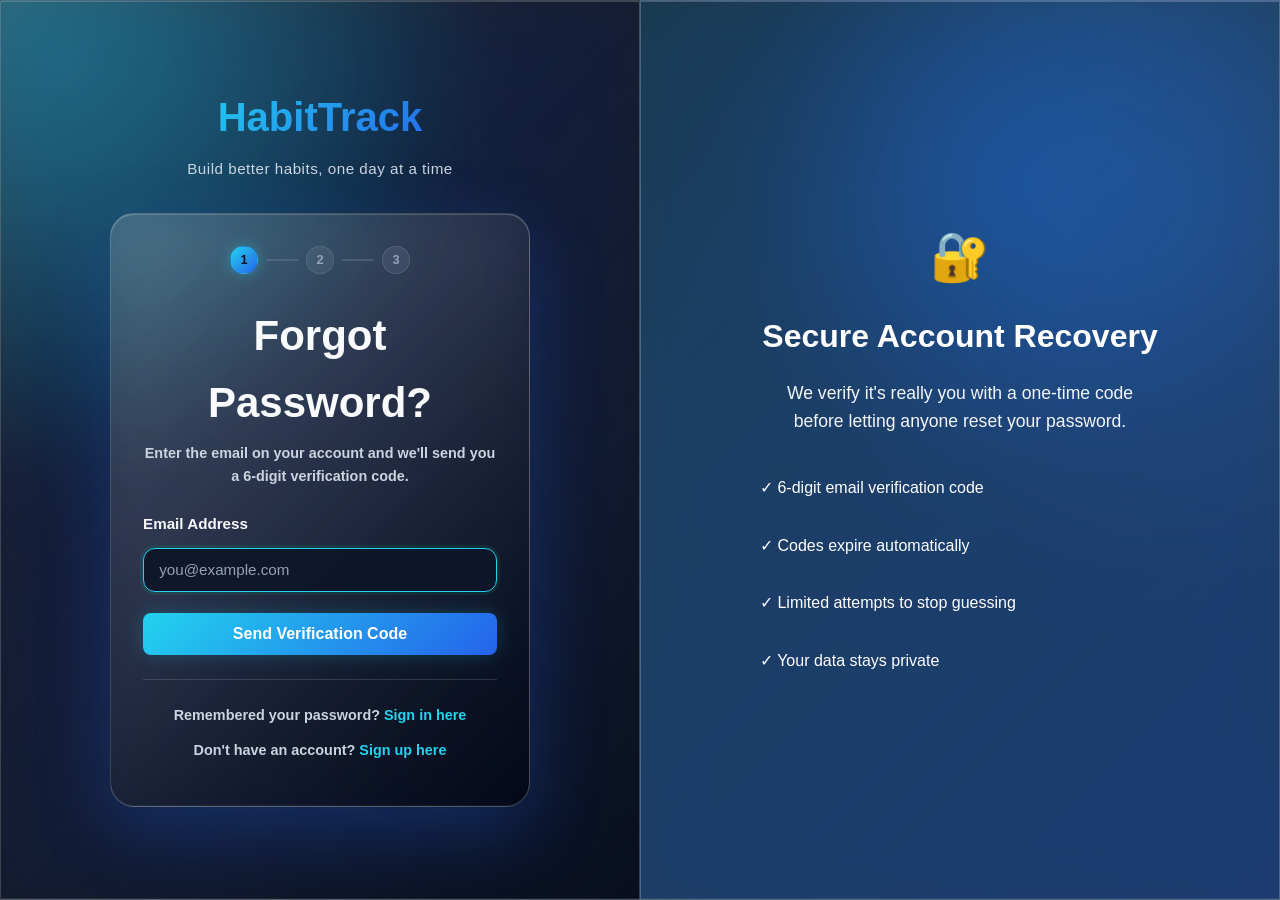
<file: frontend/forgot-password.html>
<!DOCTYPE html>
<html lang="en">
<head>
    <meta charset="UTF-8">
    <meta name="viewport" content="width=device-width, initial-scale=1.0">
    <title>Forgot Password - HabitTrack</title>
    <link rel="stylesheet" href="styles-auth.css">
</head>
<body>
    <div class="auth-container">
        <div class="auth-wrapper">
            <div class="logo-section">
                <h1>HabitTrack</h1>
                <p>Build better habits, one day at a time</p>
            </div>

            <div class="auth-form-container">
                <div class="step-indicator" id="step-indicator">
                    <div class="step-dot active" data-step="1">1</div>
                    <div class="step-line" data-line="1"></div>
                    <div class="step-dot" data-step="2">2</div>
                    <div class="step-line" data-line="2"></div>
                    <div class="step-dot" data-step="3">3</div>
                </div>

                <div id="alert-container"></div>

                <!-- Step 1: Enter email -->
                <section class="auth-step active" id="step-1">
                    <h2 class="step-heading">Forgot Password?</h2>
                    <p class="step-description">Enter the email on your account and we'll send you a 6-digit verification code.</p>

                    <form id="request-otp-form" class="auth-form">
                        <div class="form-group">
                            <label for="email">Email Address</label>
                            <input type="email" id="email" name="email" placeholder="you@example.com" required autofocus>
                        </div>
                        <button type="submit" class="btn btn-primary btn-block">Send Verification Code</button>
                    </form>
                </section>

                <!-- Step 2: Enter OTP -->
                <section class="auth-step" id="step-2">
                    <button type="button" class="btn-link-back" id="back-to-step-1">&larr; Back</button>
                    <h2 class="step-heading">Enter Verification Code</h2>
                    <p class="step-description">We sent a 6-digit code to <strong id="otp-email-display"></strong></p>

                    <form id="verify-otp-form" class="auth-form">
                        <div class="otp-input-group" id="otp-input-group">
                            <input type="text" inputmode="numeric" pattern="[0-9]*" maxlength="1" class="otp-box" data-index="0" autocomplete="one-time-code">
                            <input type="text" inputmode="numeric" pattern="[0-9]*" maxlength="1" class="otp-box" data-index="1">
                            <input type="text" inputmode="numeric" pattern="[0-9]*" maxlength="1" class="otp-box" data-index="2">
                            <input type="text" inputmode="numeric" pattern="[0-9]*" maxlength="1" class="otp-box" data-index="3">
                            <input type="text" inputmode="numeric" pattern="[0-9]*" maxlength="1" class="otp-box" data-index="4">
                            <input type="text" inputmode="numeric" pattern="[0-9]*" maxlength="1" class="otp-box" data-index="5">
                        </div>
                        <div class="otp-meta">
                            <span>Code expires in <span class="otp-timer" id="otp-timer">10:00</span></span>
                            <button type="button" class="resend-link" id="resend-otp-btn" disabled>Resend code</button>
                        </div>
                        <button type="submit" class="btn btn-primary btn-block">Verify Code</button>
                    </form>
                </section>

                <!-- Step 3: New password -->
                <section class="auth-step" id="step-3">
                    <h2 class="step-heading">Set New Password</h2>
                    <p class="step-description">Choose a strong password for your account.</p>

                    <form id="reset-password-form" class="auth-form">
                        <div class="form-group">
                            <label for="new-password">New Password</label>
                            <input type="password" id="new-password" name="new-password" placeholder="At least 8 characters" required minlength="8">
                            <div class="password-strength" id="password-strength">
                                <span></span><span></span><span></span><span></span>
                            </div>
                            <small>Use 8+ characters with a mix of letters, numbers &amp; symbols.</small>
                        </div>

                        <div class="form-group">
                            <label for="confirm-new-password">Confirm New Password</label>
                            <input type="password" id="confirm-new-password" name="confirm-new-password" placeholder="Re-enter your password" required minlength="8">
                        </div>

                        <button type="submit" class="btn btn-primary btn-block">Reset Password</button>
                    </form>
                </section>

                <!-- Step 4: Success -->
                <section class="auth-step" id="step-4">
                    <div class="success-check">&#10003;</div>
                    <h2 class="step-heading" style="text-align:center;">Password Reset!</h2>
                    <p class="step-description">Your password has been updated successfully. You can now sign in with your new password.</p>
                    <a href="login.html" class="btn btn-primary btn-block" style="text-decoration:none;">Go to Sign In</a>
                </section>

                <div class="auth-footer" id="auth-footer">
                    <p>Remembered your password? <a href="login.html" class="link">Sign in here</a></p>
                    <p>Don't have an account? <a href="register.html" class="link">Sign up here</a></p>
                </div>
            </div>
        </div>

        <div class="auth-illustration">
            <div class="illustration-content">
                <h3>🔐</h3>
                <h3>Secure Account Recovery</h3>
                <p>We verify it's really you with a one-time code before letting anyone reset your password.</p>
                <div class="feature-list">
                    <div class="feature-item">✓ 6-digit email verification code</div>
                    <div class="feature-item">✓ Codes expire automatically</div>
                    <div class="feature-item">✓ Limited attempts to stop guessing</div>
                    <div class="feature-item">✓ Your data stays private</div>
                </div>
            </div>
        </div>
    </div>

    <script src="js/forgot-password.js"></script>
</body>
</html>
</file>
<file: frontend/styles-auth.css>
* {
    margin: 0;
    padding: 0;
    box-sizing: border-box;
}

:root {
    --primary-color: #22d3ee;
    --primary-dark: #2563eb;
    --secondary-color: #60a5fa;
    --bg-light: #020617;
    --text-primary: #f8fafc;
    --text-secondary: #cbd5e1;
    --text-muted: #94a3b8;
    --border-color: rgba(148, 163, 184, 0.24);
    --glass-border: rgba(255, 255, 255, 0.22);
    --glass-highlight: rgba(255, 255, 255, 0.16);
    --success: #34d399;
    --error: #fb7185;
    --shadow: 0 16px 48px rgba(2, 6, 23, 0.38);
    --shadow-lg: 0 24px 72px rgba(37, 99, 235, 0.28);
    --transition: all 0.3s cubic-bezier(0.4, 0, 0.2, 1);
}

html {
    scroll-behavior: smooth;
}

body {
    font-family: -apple-system, BlinkMacSystemFont, 'Segoe UI', Roboto, 'Helvetica Neue', Arial, sans-serif;
    background:
        radial-gradient(circle at top left, rgba(34, 211, 238, 0.28), transparent 30%),
        radial-gradient(circle at 80% 20%, rgba(37, 99, 235, 0.22), transparent 24%),
        linear-gradient(135deg, #020617 0%, #0f172a 50%, #111827 100%);
    color: var(--text-primary);
    line-height: 1.6;
    min-height: 100vh;
    position: relative;
    overflow-x: hidden;
}

body::before {
    content: '';
    position: fixed;
    inset: -20%;
    pointer-events: none;
    background: radial-gradient(circle at 20% 20%, rgba(34, 211, 238, 0.16), transparent 24%),
                radial-gradient(circle at 80% 30%, rgba(96, 165, 250, 0.16), transparent 24%);
    filter: blur(70px);
    z-index: -1;
    animation: drift 14s ease-in-out infinite alternate;
}

.auth-container {
    display: flex;
    min-height: 100vh;
    background: transparent;
}

.auth-wrapper {
    flex: 1;
    display: flex;
    flex-direction: column;
    justify-content: center;
    align-items: center;
    padding: 2rem;
    position: relative;
    isolation: isolate;
    overflow: hidden;
    background: linear-gradient(135deg, rgba(255, 255, 255, 0.14), rgba(255, 255, 255, 0.06) 42%, rgba(7, 12, 24, 0.72) 100%);
    border: 1px solid var(--glass-border);
    backdrop-filter: blur(28px) saturate(160%);
    -webkit-backdrop-filter: blur(28px) saturate(160%);
    box-shadow: inset 0 1px 0 rgba(255,255,255,0.18), inset 0 -1px 0 rgba(255,255,255,0.06);
    border-right: 1px solid rgba(255, 255, 255, 0.14);
}

.auth-illustration {
    flex: 1;
    display: flex;
    align-items: center;
    justify-content: center;
    padding: 2rem;
    position: relative;
    isolation: isolate;
    overflow: hidden;
    background: linear-gradient(135deg, rgba(103, 232, 249, 0.20) 0%, rgba(59, 130, 246, 0.34) 100%);
    border: 1px solid var(--glass-border);
    box-shadow: inset 0 1px 0 rgba(255,255,255,0.18), inset 0 -1px 0 rgba(255,255,255,0.06);
    color: white;
    backdrop-filter: blur(24px) saturate(160%);
    -webkit-backdrop-filter: blur(24px) saturate(160%);
}

.illustration-content {
    text-align: center;
    max-width: 400px;
}

.illustration-content h3:first-child {
    font-size: 3rem;
    margin-bottom: 1rem;
}

.illustration-content h3:last-of-type {
    font-size: 2rem;
    margin-bottom: 1rem;
    font-weight: 700;
}

.illustration-content p {
    font-size: 1.1rem;
    margin-bottom: 2rem;
    opacity: 0.95;
}

.feature-list {
    display: flex;
    flex-direction: column;
    gap: 1rem;
    text-align: left;
}

.feature-item {
    font-size: 1rem;
    display: flex;
    align-items: center;
    gap: 0.75rem;
    padding: 0.5rem 0;
}

/* Logo Section */
.logo-section {
    margin-bottom: 2rem;
    text-align: center;
}

.logo-section h1 {
    font-size: 2.5rem;
    color: var(--text-primary);
    margin-bottom: 0.5rem;
    font-weight: 700;
    background: linear-gradient(135deg, var(--primary-color), var(--primary-dark));
    -webkit-background-clip: text;
    -webkit-text-fill-color: transparent;
    background-clip: text;
}

.logo-section p {
    font-size: 0.95rem;
    color: var(--text-secondary);
    letter-spacing: 0.5px;
}

/* Auth Form Container */
.auth-form-container {
    width: 100%;
    max-width: 420px;
    padding: 2rem;
    border: 1px solid var(--glass-border);
    border-radius: 24px;
    background: linear-gradient(135deg, rgba(255, 255, 255, 0.14), rgba(255, 255, 255, 0.05) 45%, rgba(2, 6, 23, 0.74) 100%);
    box-shadow: var(--shadow-lg), inset 0 1px 0 rgba(255,255,255,0.18), inset 0 -1px 0 rgba(255,255,255,0.06);
    font-size: 1.75rem;
    margin-bottom: 0.5rem;
    color: var(--text-primary);
    font-weight: 700;
    backdrop-filter: blur(24px) saturate(160%);
    -webkit-backdrop-filter: blur(24px) saturate(160%);
    position: relative;
    overflow: hidden;
    isolation: isolate;
}

.auth-subtitle {
    font-size: 0.95rem;
    color: var(--text-secondary);
    margin-bottom: 1.5rem;
}

/* Alert Container */
#alert-container {
    margin-bottom: 1.5rem;
}

.alert {
    padding: 1rem;
    border-radius: 8px;
    margin-bottom: 1rem;
    animation: slideIn 0.3s ease;
}

.alert-success {
    background-color: #ECFDF5;
    border: 1px solid #BBEDD6;
    color: #065F46;
}

.alert-error {
    background-color: #FEF2F2;
    border: 1px solid #FE8C9B;
    color: #991B1B;
}

@keyframes slideIn {
    from {
        transform: translateY(-10px);
        opacity: 0;
    }
    to {
        transform: translateY(0);
        opacity: 1;
    }
}

/* Form */
.auth-form {
    margin-bottom: 1.5rem;
}

.form-row {
    display: grid;
    grid-template-columns: 1fr 1fr;
    gap: 1rem;
}

.form-group {
    margin-bottom: 1rem;
}

.form-group label {
    display: block;
    margin-bottom: 0.5rem;
    font-weight: 600;
    color: var(--text-primary);
    font-size: 0.95rem;
}

.form-group input {
    width: 100%;
    padding: 0.8rem 0.95rem;
    border: 1px solid var(--border-color);
    border-radius: 12px;
    font-size: 0.95rem;
    transition: var(--transition);
    background: rgba(15, 23, 42, 0.95);
    color: var(--text-primary);
}

.form-group input::placeholder {
    color: var(--text-muted);
}

.form-group input:focus {
    outline: none;
    border-color: var(--primary-color);
    box-shadow: 0 0 0 3px rgba(0, 208, 132, 0.1);
}

.form-group small {
    display: block;
    margin-top: 0.25rem;
    font-size: 0.8rem;
    color: var(--text-secondary);
}

.form-group.checkbox {
    display: flex;
    align-items: center;
    margin-bottom: 1.5rem;
}

.form-group.checkbox input[type="checkbox"] {
    width: auto;
    margin-right: 0.5rem;
    cursor: pointer;
}

.form-group.checkbox label {
    margin-bottom: 0;
    font-weight: 400;
    cursor: pointer;
}

/* Buttons */
.btn {
    padding: 0.75rem 1.5rem;
    border: none;
    border-radius: 8px;
    font-size: 1rem;
    font-weight: 600;
    cursor: pointer;
    transition: var(--transition);
    display: inline-flex;
    align-items: center;
    justify-content: center;
    gap: 0.5rem;
}

.btn-primary {
    background: linear-gradient(135deg, var(--primary-color), var(--primary-dark));
    color: white;
    width: 100%;
    box-shadow: 0 0 20px rgba(34, 211, 238, 0.22);
}

.btn-primary:hover {
    transform: translateY(-2px);
    box-shadow: var(--shadow-lg);
}

.btn-primary:active {
    transform: translateY(0);
}

.btn-primary:disabled {
    opacity: 0.6;
    cursor: not-allowed;
    transform: none;
}

.btn-block {
    width: 100%;
}

.btn-social {
    background-color: white;
    color: var(--text-primary);
    border: 1px solid var(--border-color);
    width: 100%;
    margin-bottom: 1rem;
}

.btn-social:hover {
    background-color: var(--bg-light);
    border-color: var(--primary-color);
}

.social-icon {
    font-weight: 700;
    font-size: 1.1rem;
}

/* Divider */
.divider {
    display: flex;
    align-items: center;
    text-align: center;
    margin: 1.5rem 0;
}

.divider::before,
.divider::after {
    content: '';
    flex: 1;
    border-bottom: 1px solid var(--border-color);
}

.divider span {
    margin: 0 1rem;
    color: var(--text-secondary);
    font-size: 0.9rem;
}

/* Social Login */
.social-login {
    margin-bottom: 1.5rem;
}

/* Auth Footer */
.auth-footer {
    text-align: center;
    margin-top: 1.5rem;
    padding-top: 1.5rem;
    border-top: 1px solid var(--border-color);
}

.auth-footer p {
    font-size: 0.9rem;
    color: var(--text-secondary);
    margin-bottom: 0.75rem;
}

.link {
    color: var(--primary-color);
    text-decoration: none;
    font-weight: 600;
    transition: var(--transition);
}

.link:hover {
    color: var(--primary-dark);
    text-decoration: underline;
}

/* Responsive Design */
@media (max-width: 768px) {
    .auth-container {
        flex-direction: column;
    }

    .auth-wrapper {
        padding: 1.5rem;
    }

    .auth-illustration {
        display: none;
    }

    .logo-section h1 {
        font-size: 2rem;
    }

    .form-row {
        grid-template-columns: 1fr;
    }

    .auth-form-container {
        max-width: 100%;
    }
}

@media (max-width: 480px) {
    body {
        font-size: 15px;
    }

    .auth-wrapper {
        padding: 1rem;
    }

    .logo-section h1 {
        font-size: 1.75rem;
    }

    .auth-form-container h2 {
        font-size: 1.5rem;
    }

    .btn {
        padding: 0.65rem 1.25rem;
        font-size: 0.95rem;
    }

    .illustration-content h3:first-child {
        font-size: 2.5rem;
    }

    .illustration-content h3:last-of-type {
        font-size: 1.5rem;
    }
}
/* Forgot password: step indicator */
.step-indicator {
    display: flex;
    align-items: center;
    justify-content: center;
    gap: 0.5rem;
    margin-bottom: 1.75rem;
}

.step-indicator .step-dot {
    width: 28px;
    height: 28px;
    border-radius: 50%;
    display: flex;
    align-items: center;
    justify-content: center;
    font-size: 0.8rem;
    font-weight: 700;
    color: var(--text-muted);
    background: rgba(148, 163, 184, 0.14);
    border: 1px solid var(--border-color);
    transition: var(--transition);
}

.step-indicator .step-line {
    width: 32px;
    height: 2px;
    background: var(--border-color);
    transition: var(--transition);
}

.step-indicator .step-dot.active {
    color: #04121c;
    background: linear-gradient(135deg, var(--primary-color), var(--primary-dark));
    border-color: transparent;
    box-shadow: 0 0 14px rgba(34, 211, 238, 0.4);
}

.step-indicator .step-dot.done {
    color: var(--success);
    background: rgba(52, 211, 153, 0.14);
    border-color: var(--success);
}

.step-indicator .step-line.done {
    background: var(--success);
}

/* Forgot password: step panels */
.auth-step {
    display: none;
}

.auth-step.active {
    display: block;
    animation: slideIn 0.25s ease;
}

.step-heading {
    text-align: center;
    margin-bottom: 0.35rem;
}

.step-description {
    text-align: center;
    color: var(--text-secondary);
    font-size: 0.9rem;
    margin-bottom: 1.5rem;
}

.step-description strong {
    color: var(--text-primary);
}

/* OTP input boxes */
.otp-input-group {
    display: flex;
    justify-content: space-between;
    gap: 0.5rem;
    margin-bottom: 0.75rem;
}

.otp-box {
    width: 100%;
    aspect-ratio: 1 / 1;
    text-align: center;
    font-size: 1.4rem;
    font-weight: 700;
    padding: 0;
    letter-spacing: 0;
}

.otp-meta {
    display: flex;
    align-items: center;
    justify-content: space-between;
    margin-bottom: 1.25rem;
    font-size: 0.85rem;
    color: var(--text-secondary);
}

.otp-timer {
    font-variant-numeric: tabular-nums;
}

.resend-link {
    background: none;
    border: none;
    padding: 0;
    color: var(--primary-color);
    font-weight: 600;
    font-size: 0.85rem;
    cursor: pointer;
    transition: var(--transition);
}

.resend-link:hover:not(:disabled) {
    color: var(--primary-dark);
    text-decoration: underline;
}

.resend-link:disabled {
    color: var(--text-muted);
    cursor: not-allowed;
}

.btn-link-back {
    background: none;
    border: none;
    padding: 0;
    color: var(--text-secondary);
    font-size: 0.9rem;
    cursor: pointer;
    display: inline-flex;
    align-items: center;
    gap: 0.35rem;
    margin-bottom: 1.25rem;
    transition: var(--transition);
}

.btn-link-back:hover {
    color: var(--primary-color);
}

.password-strength {
    display: flex;
    gap: 4px;
    margin-top: 0.5rem;
    margin-bottom: 0.25rem;
}

.password-strength span {
    height: 4px;
    flex: 1;
    border-radius: 2px;
    background: rgba(148, 163, 184, 0.2);
    transition: var(--transition);
}

.password-strength.weak span:nth-child(1) { background: var(--error); }
.password-strength.medium span:nth-child(-n+2) { background: #fbbf24; }
.password-strength.strong span { background: var(--success); }

.success-check {
    width: 64px;
    height: 64px;
    margin: 0 auto 1.25rem;
    border-radius: 50%;
    background: rgba(52, 211, 153, 0.14);
    border: 1px solid var(--success);
    display: flex;
    align-items: center;
    justify-content: center;
    font-size: 2rem;
    color: var(--success);
}

/* Success Message */
.success-message {
    width: 100%;
    padding: 1rem;
    margin-bottom: 1rem;
    background-color: rgba(0, 208, 132, 0.1);
    color: var(--primary-green);
    border: 1px solid var(--primary-green);
    border-radius: 0.5rem;
    font-size: 0.95rem;
}

/* Responsive Design */
@media (max-width: 1024px) {
    .auth-container {
        flex-direction: column;
    }

    .auth-illustration {
        padding: 2rem;
        min-height: 300px;
    }

    .illustration-content h3 {
        font-size: 1.8rem;
    }
}

@media (max-width: 768px) {
    .auth-wrapper {
        padding: 1.5rem;
    }

    .auth-form-container {
        padding: 1.5rem;
    }

    .logo-section h1 {
        font-size: 2rem;
    }

    .auth-form-container h2 {
        font-size: 1.5rem;
    }

    .form-row {
        grid-template-columns: 1fr;
    }

    .oauth-buttons {
        grid-template-columns: 1fr;
    }

    .feature-item {
        font-size: 0.9rem;
    }
}

@media (max-width: 480px) {
    .auth-wrapper {
        padding: 1rem;
    }

    .logo-section h1 {
        font-size: 1.75rem;
    }

    .auth-form-container {
        padding: 1rem;
    }

    .auth-form-container h2 {
        font-size: 1.25rem;
    }

    .form-group input,
    .btn {
        font-size: 0.95rem;
    }

    .illustration-content {
        text-align: center;
    }

    .illustration-content h3 {
        font-size: 1.5rem;
    }

    .illustration-content p {
        font-size: 0.95rem;
    }
}
</file>
